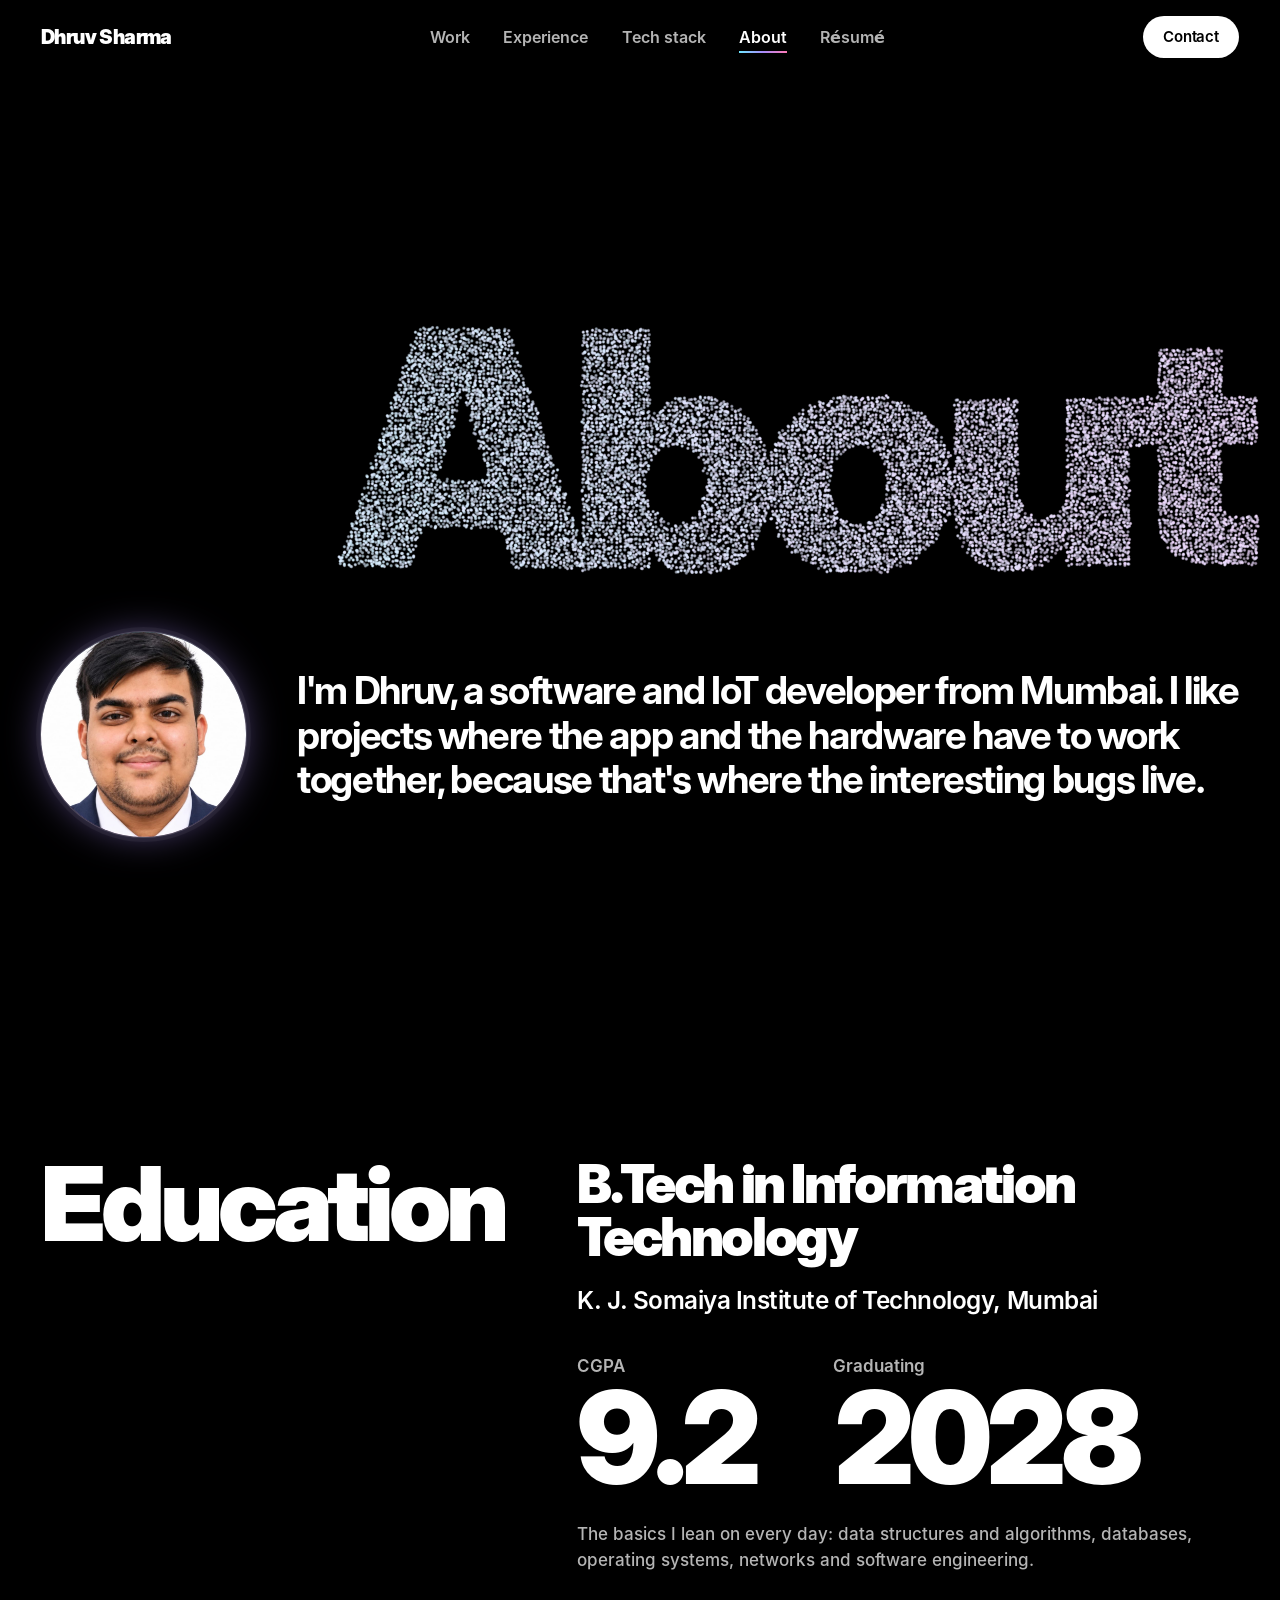
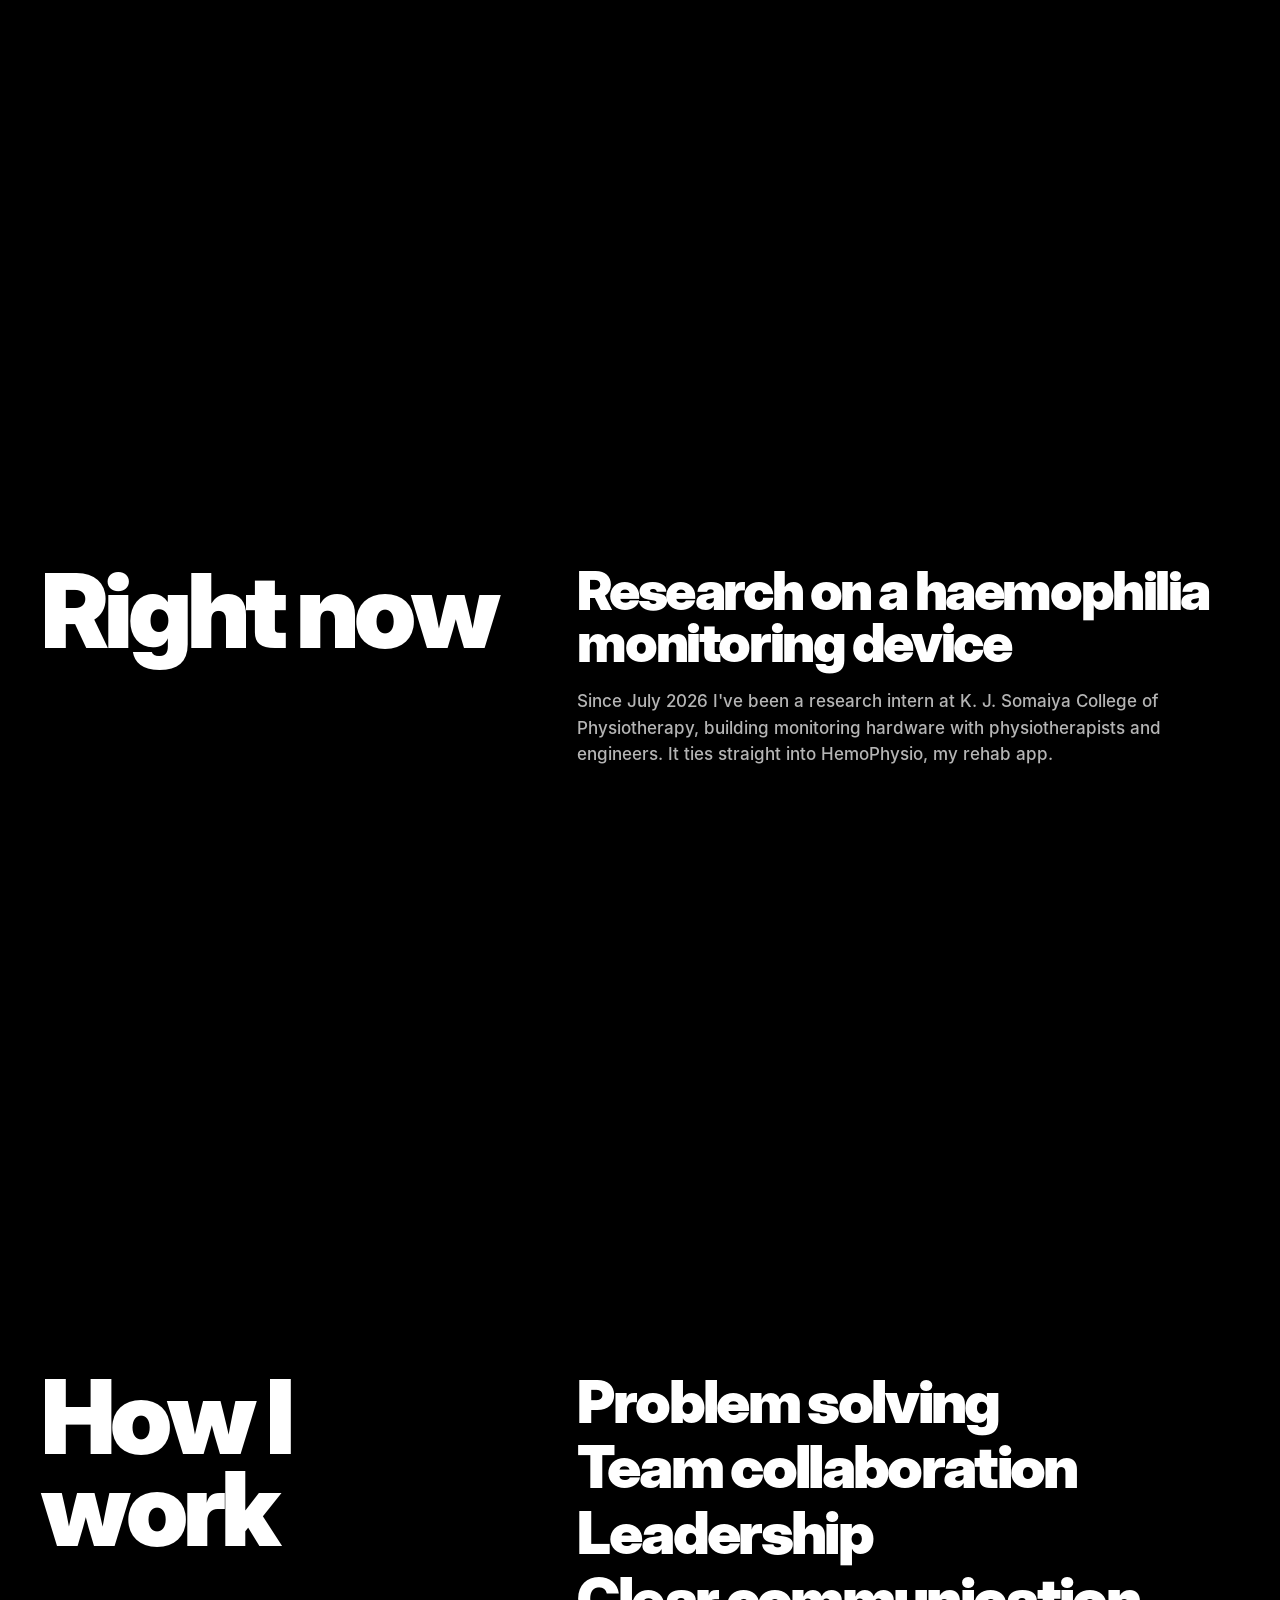
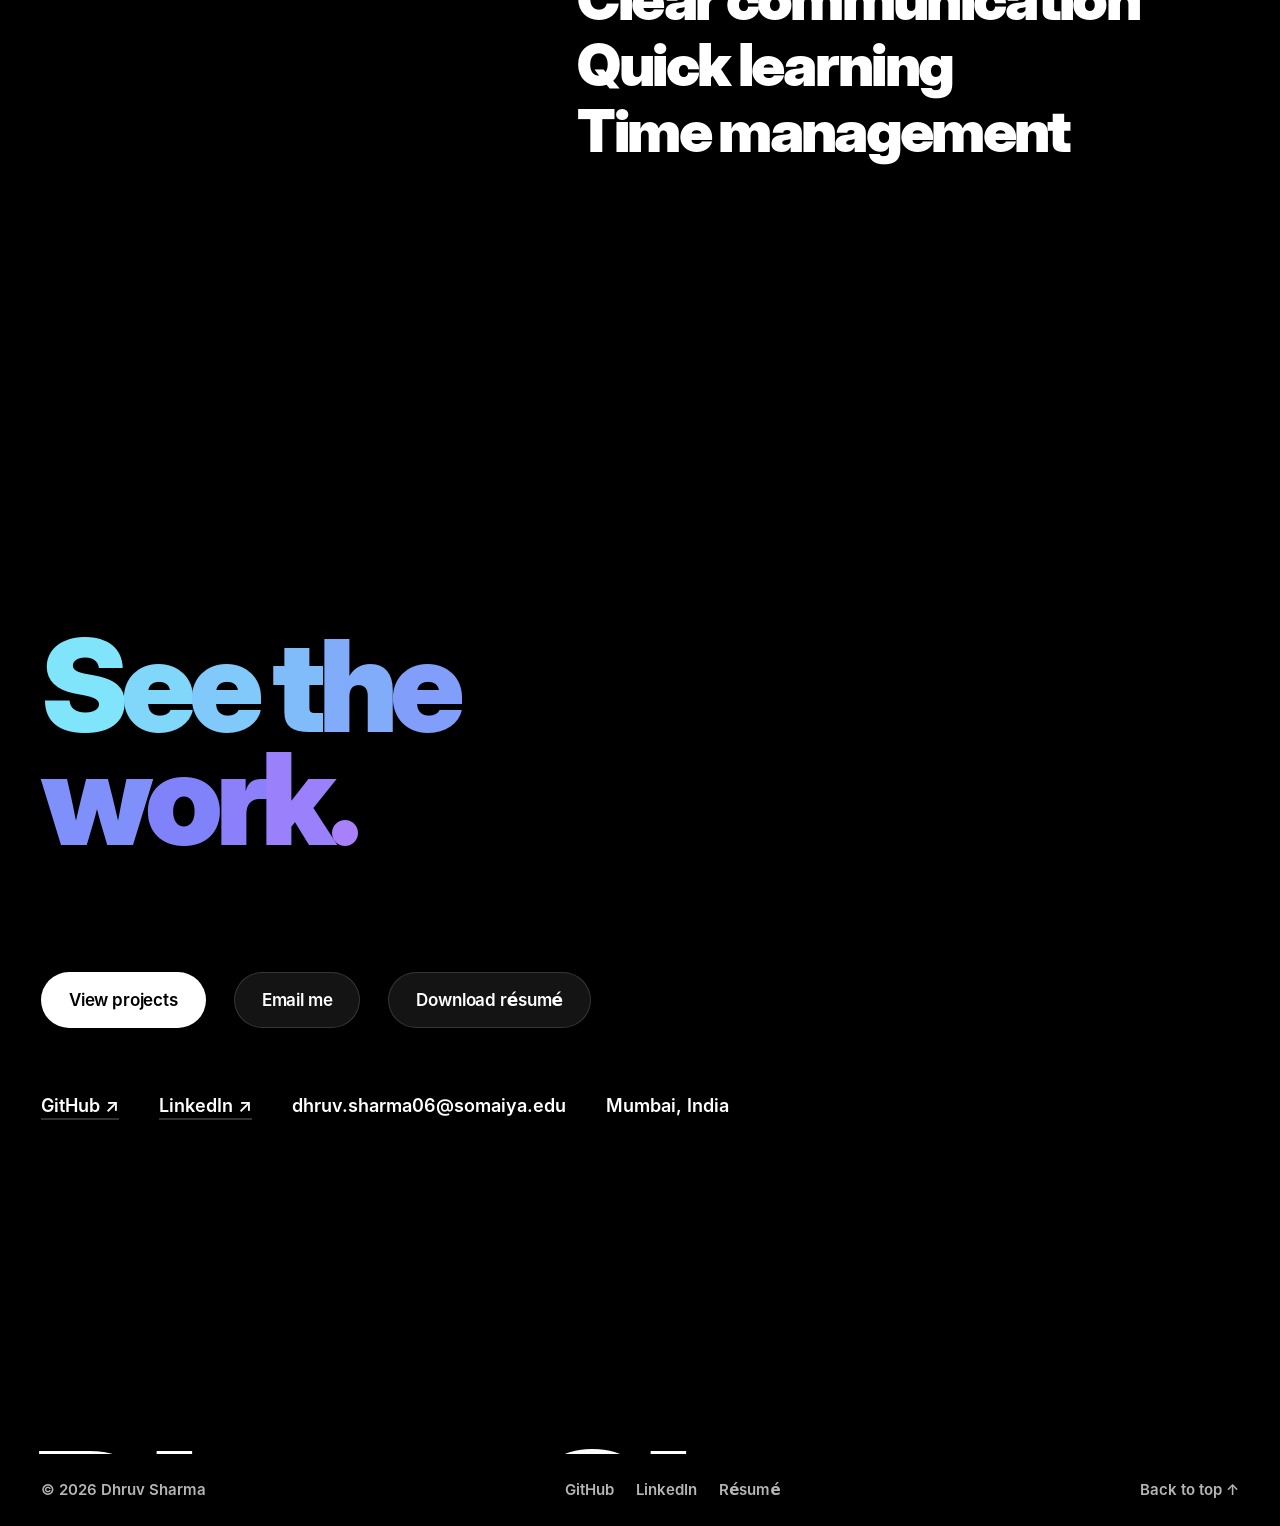
<file: about.html>
<!DOCTYPE html>
<html lang="en">
<head>
<meta charset="utf-8">
<meta name="viewport" content="width=device-width, initial-scale=1, viewport-fit=cover">
<title>About — Dhruv Sharma</title>
<meta name="description" content="About Dhruv Sharma: software and IoT developer in Mumbai, B.Tech Information Technology student at K. J. Somaiya Institute of Technology.">
<meta name="theme-color" content="#000000">
<meta property="og:title" content="About — Dhruv Sharma">

<link rel="icon" href="favicon.svg" type="image/svg+xml">
<link rel="preload" href="fonts/display-black.woff" as="font" type="font/woff" crossorigin>
<link rel="apple-touch-icon" href="apple-touch-icon.png">
<meta property="og:image" content="media/og.jpg">
<meta property="og:image:width" content="1200"><meta property="og:image:height" content="630">
<meta name="twitter:card" content="summary_large_image">
<meta name="twitter:title" content="Dhruv Sharma — Software &amp; IoT Developer">
<meta name="twitter:image" content="media/og.jpg">
<link rel="stylesheet" href="styles.css">
<script>
  (function () {
    var d = document.documentElement;
    if (!matchMedia('(prefers-reduced-motion: reduce)').matches) {
      d.classList.add('motion');
      try { if (sessionStorage.getItem('ds-curtain') === '1') d.classList.add('arriving'); } catch (e) {}
      setTimeout(function () { if (!window.__motionReady) { d.classList.remove('motion', 'arriving', 'intro-on'); } }, 3000);
    }
  })();
</script>
</head>
<body class="page-about">
<a class="skip" href="#main">Skip to content</a>
<svg width="0" height="0" style="position:absolute" aria-hidden="true" focusable="false">
  <defs>
    <linearGradient id="spec" gradientUnits="userSpaceOnUse" x1="0" y1="0" x2="640" y2="0">
      <stop offset="0" stop-color="#ff3d5a"/><stop offset=".16" stop-color="#ff9a2e"/><stop offset=".32" stop-color="#ffe14a"/>
      <stop offset=".48" stop-color="#3dff8f"/><stop offset=".64" stop-color="#2ee6ff"/><stop offset=".8" stop-color="#4a6dff"/><stop offset="1" stop-color="#c04dff"/>
    </linearGradient>
  </defs>
</svg>
<canvas class="bg" id="bg" aria-hidden="true"></canvas>
<div class="vignette" aria-hidden="true"></div>
<div class="progress" aria-hidden="true"><i id="progress"></i></div>
<div class="cursor" aria-hidden="true"><span class="cursor-label"></span></div><div class="cursor-dot" aria-hidden="true"></div>
<div class="intro" id="intro" aria-hidden="true">
  <div class="intro-line"></div>
  <p class="intro-count"><span id="introCount">00</span></p>
  <p class="intro-name">Dhruv Sharma, portfolio 2026</p>
</div>
<div class="curtain" id="curtain" aria-hidden="true"><div class="curtain-panel"></div><div class="curtain-edge"></div></div>
<div class="hud" id="hud" aria-hidden="true"><span class="hud-no" id="hudNo">01 / 06</span><span class="hud-name" id="hudName">Opening</span><span class="hud-bar"><i id="hudBar"></i></span></div>
<header class="nav" id="nav">
  <a class="wordmark" href="index.html" data-transition aria-label="Dhruv Sharma, home">Dhruv Sharma</a>
  <nav aria-label="Primary"><ul><li><a href="index.html#work" data-transition>Work</a></li><li><a href="index.html#experience" data-transition>Experience</a></li><li><a href="index.html#toolkit" data-transition>Tech stack</a></li><li><a href="about.html" data-transition aria-current="page">About</a></li><li><a href="Dhruv_Sharma_Resume.pdf" target="_blank" rel="noopener">Résumé</a></li></ul></nav>
  <a class="btn btn-small btn-light" href="index.html#contact" data-transition data-magnetic>Contact</a>
</header>
<div class="toast" id="toast" role="status" aria-live="polite"></div>

<main id="main">
  <section class="hero about-hero" id="top" aria-labelledby="about-title" data-stage="text" data-stage-text=".hero-title" data-chapter="About">
    <div class="hero-inner">
      <h1 id="about-title" class="hero-title" aria-label="About"><span class="line" aria-hidden="true"><span class="ch" style="--i:0">A</span><span class="ch" style="--i:1">b</span><span class="ch" style="--i:2">o</span><span class="ch" style="--i:3">u</span><span class="ch" style="--i:4">t</span></span></h1>
      <div class="about-me" data-rise style="--i:1"><span class="avatar av-about"><span class="mono" aria-hidden="true">DS</span><img src="media/dhruv.jpg" alt="Dhruv Sharma" onerror="this.remove()"></span><p class="about-lead">I'm Dhruv, a software and IoT developer from Mumbai. I like projects where the app and the hardware have to work together, because that's where the interesting bugs live.</p></div>
    </div>
  </section>

  <section class="about-block" data-scene aria-labelledby="edu-title" data-stage="sphere" data-chapter="Education">
    <div class="about-grid">
      <h2 id="edu-title" class="h2" data-kinetic>Education</h2>
      <div class="about-body">
        <p class="about-big" data-rise>B.Tech in Information Technology</p>
        <p class="about-mid">K. J. Somaiya Institute of Technology, Mumbai</p>
        <dl class="facts">
          <div><dt>CGPA</dt><dd><span class="count" data-to="9.2">9.2</span></dd></div>
          <div><dt>Graduating</dt><dd>2028</dd></div>
        </dl>
        <p class="about-p">The basics I lean on every day: data structures and algorithms, databases, operating systems, networks and software engineering.</p>
      </div>
    </div>
  </section>

  <section class="about-block" data-scene aria-labelledby="now-title" data-stage="helix" data-chapter="Right now">
    <div class="about-grid">
      <h2 id="now-title" class="h2" data-kinetic>Right now</h2>
      <div class="about-body">
        <p class="about-big" data-rise>Research on a haemophilia monitoring device</p>
        <p class="about-p">Since July 2026 I've been a research intern at K. J. Somaiya College of Physiotherapy, building monitoring hardware with physiotherapists and engineers. It ties straight into HemoPhysio, my rehab app.</p>
      </div>
    </div>
  </section>

  <section class="about-block" data-scene aria-labelledby="how-title" data-stage="lattice" data-chapter="How I work">
    <div class="about-grid">
      <h2 id="how-title" class="h2" data-kinetic>How I work</h2>
      <ul class="traits" data-rise>
        <li>Problem solving</li><li>Team collaboration</li><li>Leadership</li>
        <li>Clear communication</li><li>Quick learning</li><li>Time management</li>
      </ul>
    </div>
  </section>

  <section class="contact" aria-labelledby="ct-title" data-stage="galaxy" data-chapter="Next">
    <div class="contact-wrap">
      <h2 id="ct-title" class="contact-title" data-kinetic>See the<br>work.</h2>
      <div class="contact-actions">
        <a class="btn btn-light" href="index.html#work" data-transition data-magnetic>View projects</a>
        <a class="btn btn-dark" href="mailto:dhruv.sharma06@somaiya.edu" data-magnetic>Email me</a>
        <a class="btn btn-dark" href="Dhruv_Sharma_Resume.pdf" target="_blank" rel="noopener" data-magnetic>Download résumé</a>
      </div>
      <ul class="contact-list">
        <li><a href="https://github.com/dhruvsharma06-web" target="_blank" rel="noopener">GitHub <span aria-hidden="true">↗</span></a></li>
        <li><a href="https://www.linkedin.com/in/dhruv-sharma-9b1b83242" target="_blank" rel="noopener">LinkedIn <span aria-hidden="true">↗</span></a></li>
        <li>dhruv.sharma06@somaiya.edu</li>
        <li>Mumbai, India</li>
      </ul>
    </div>
  </section>
</main>

<footer class="footer" id="footer">
  <p class="foot-name" aria-label="Dhruv Sharma"><span aria-hidden="true"><span class="ch" style="--i:0">D</span><span class="ch" style="--i:1">h</span><span class="ch" style="--i:2">r</span><span class="ch" style="--i:3">u</span><span class="ch" style="--i:4">v</span><span class="ch sp" style="--i:5"> </span><span class="ch" style="--i:6">S</span><span class="ch" style="--i:7">h</span><span class="ch" style="--i:8">a</span><span class="ch" style="--i:9">r</span><span class="ch" style="--i:10">m</span><span class="ch" style="--i:11">a</span></span></p>
  <div class="foot-row">
    <p>© 2026 Dhruv Sharma</p>
    <ul class="foot-links">
      <li><a href="https://github.com/dhruvsharma06-web" target="_blank" rel="noopener">GitHub</a></li>
      <li><a href="https://www.linkedin.com/in/dhruv-sharma-9b1b83242" target="_blank" rel="noopener">LinkedIn</a></li>
      <li><a href="Dhruv_Sharma_Resume.pdf" target="_blank" rel="noopener">Résumé</a></li>
    </ul>
    <a href="#top">Back to top <span aria-hidden="true">↑</span></a>
  </div>
</footer>
<script src="core.js" defer></script>
<script src="about.js" defer></script>
</body>
</html>
</file>
<file: styles.css>
/* =========================================================
   Dhruv Sharma — portfolio
   Monochrome, cinematic. A particle film runs behind the page.
   ========================================================= */
@font-face { font-family: "Display"; src: url("fonts/display-black.woff") format("woff"); font-weight: 900; font-display: swap; }
@font-face { font-family: "Display"; src: url("fonts/display-bold.woff") format("woff"); font-weight: 700; font-display: swap; }
@font-face { font-family: "Text"; src: url("fonts/text-medium.woff") format("woff"); font-weight: 500; font-display: swap; }
@font-face { font-family: "Text"; src: url("fonts/text-semibold.woff") format("woff"); font-weight: 600; font-display: swap; }

:root {
  --ink: #fff; --ink-2: #b5b5b5; --ink-3: #7a7a7a;
  --ease-out: cubic-bezier(0.23, 1, 0.32, 1);
  --ease-in-out: cubic-bezier(0.77, 0, 0.175, 1);
  --m: clamp(20px, 3.2vw, 52px);
  --gap: clamp(140px, 18vw, 260px);
  --t-h2: clamp(3rem, 8vw, 8rem);
  --t-big: clamp(1.25rem, 1.9vw, 1.75rem);
  --t-body: clamp(1.0625rem, 1.1vw, 1.1875rem);
  --c1: #6ee7ff; --c2: #a78bfa; --c3: #ff7ab6;
  --accent: linear-gradient(90deg, var(--c1), var(--c2) 50%, var(--c3));
}
@keyframes flow { to { background-position: 200% 0; } }
*, *::before, *::after { box-sizing: border-box; }
html { -webkit-text-size-adjust: 100%; background: #000; scrollbar-color: #2a2a2a #000; }
html.motion { scroll-behavior: smooth; }
body { margin: 0; color: var(--ink); background: transparent; font: 500 var(--t-body)/1.55 "Text", "Inter", system-ui, sans-serif; -webkit-font-smoothing: antialiased; -moz-osx-font-smoothing: grayscale; -webkit-tap-highlight-color: transparent; overflow-x: clip; }
::selection { background: var(--c2); color: #000; }
a { color: inherit; text-decoration: none; }
ul, ol { list-style: none; margin: 0; padding: 0; }
p, h1, h2, h3, figure, dl, dd { margin: 0; }
h1, h2, h3 { font-family: "Display", "Inter", sans-serif; font-weight: 900; text-wrap: balance; }
button { font: inherit; color: inherit; background: none; border: 0; padding: 0; cursor: pointer; }
svg, video, canvas, img { display: block; max-width: 100%; }
:focus-visible { outline: 2px solid #fff; outline-offset: 4px; }
.skip { position: fixed; left: var(--m); top: -100px; z-index: 200; background: #fff; color: #000; padding: 12px 18px; font-weight: 600; }
.skip:focus { top: 12px; }
main, .footer { position: relative; z-index: 2; }
.h2 { font-size: var(--t-h2); line-height: 0.9; letter-spacing: -0.05em; }
.sub { font-size: var(--t-big); font-weight: 600; letter-spacing: -0.02em; line-height: 1.25; color: var(--ink-2); max-width: 28ch; }
.fine-only, .fine-only-inline { display: none; }
.touch-only-inline { display: inline; }
@media (hover: hover) and (pointer: fine) { .fine-only { display: block; } .fine-only-inline { display: inline; } .touch-only-inline { display: none; } }

/* ---------- Particle film + vignette */
.bg { position: fixed; inset: 0; width: 100%; height: 100%; z-index: 0; pointer-events: none; }
.vignette { position: fixed; inset: 0; z-index: 1; pointer-events: none; background: radial-gradient(120% 90% at 50% 45%, transparent 55%, rgba(0,0,0,.65)); }
.progress { position: fixed; left: 0; right: 0; top: 0; height: 2px; z-index: 90; pointer-events: none; }
.progress i { display: block; height: 100%; background: var(--accent); transform-origin: left; transform: scaleX(0); }

/* ---------- Buttons */
.btn { display: inline-flex; align-items: center; gap: 10px; min-height: 56px; padding: 0 28px; border-radius: 999px; font-weight: 600; font-size: 1.0625rem; letter-spacing: -0.01em; white-space: nowrap; user-select: none; touch-action: manipulation; transition: transform 160ms var(--ease-out), background-color 200ms ease, color 200ms ease; }
.btn:active { transform: scale(0.97); }
.btn-light { background: #fff; color: #000; }
.btn-dark { background: rgba(255,255,255,.08); color: #fff; box-shadow: inset 0 0 0 1px rgba(255,255,255,.14); }
.btn-small { min-height: 42px; padding: 0 20px; font-size: 0.9375rem; }
.btn-light { transition: transform 160ms var(--ease-out), box-shadow 300ms ease, background-color 200ms ease; }
@media (hover: hover) and (pointer: fine) { .btn-light:hover { box-shadow: 0 0 0 4px rgba(167,139,250,.35), 0 0 32px rgba(110,231,255,.35); } .btn-dark:hover { background: rgba(167,139,250,.18); } }
.i-play { width: 14px; height: 14px; fill: currentColor; }

/* ---------- Nav */
.nav { position: fixed; inset: 0 0 auto 0; z-index: 80; display: flex; align-items: center; justify-content: space-between; gap: 24px; padding: max(16px, env(safe-area-inset-top)) var(--m) 16px; transition: transform 420ms var(--ease-out), background-color 300ms ease; }
.nav.solid { background: rgba(0,0,0,.75); -webkit-backdrop-filter: blur(10px); backdrop-filter: blur(10px); }
.nav.hide { transform: translateY(-110%); }
.wordmark { font-family: "Display"; font-weight: 900; font-size: 1.25rem; letter-spacing: -0.03em; }
.nav ul { display: flex; gap: clamp(18px, 2.6vw, 40px); }
.nav ul a { font-weight: 600; font-size: 1rem; position: relative; padding: 6px 0; color: var(--ink-2); transition: color 200ms ease; }
.nav ul a[aria-current="page"] { color: #fff; }
.nav ul a::after { content: ""; position: absolute; left: 0; right: 0; bottom: 0; height: 2px; background: var(--accent); transform: scaleX(0); transform-origin: right; transition: transform 300ms var(--ease-out); }
.nav ul a[aria-current="page"]::after { transform: scaleX(1); }
@media (hover: hover) and (pointer: fine) { .nav ul a:hover { color: #fff; } .nav ul a:hover::after { transform: scaleX(1); transform-origin: left; } }
@media (max-width: 760px) { .nav ul li:not(:last-child) { display: none; } }

/* ---------- Cursor */
.cursor { display: none; }
@media (hover: hover) and (pointer: fine) {
  .motion .cursor { display: grid; place-items: center; position: fixed; left: 0; top: 0; z-index: 150; pointer-events: none; width: 10px; height: 10px; margin: -5px 0 0 -5px; border-radius: 50%; background: #fff; mix-blend-mode: difference; opacity: 0; transition: opacity 200ms ease, width 300ms var(--ease-out), height 300ms var(--ease-out), margin 300ms var(--ease-out); }
  .motion .cursor.on { opacity: 1; }
  .motion .cursor.big { width: 44px; height: 44px; margin: -22px 0 0 -22px; }
  .motion .cursor.label { width: 88px; height: 88px; margin: -44px 0 0 -44px; mix-blend-mode: normal; }
  .cursor-label { font: 600 0.875rem "Text"; color: #000; opacity: 0; transition: opacity 200ms ease; }
  .cursor.label .cursor-label { opacity: 1; }
}

/* ---------- Intro */
.intro { display: none; }
.motion.intro-on .intro { display: block; position: fixed; inset: 0; z-index: 190; pointer-events: none; }
.intro::before { content: ""; position: absolute; inset: 0; background: #000; transition: opacity 900ms var(--ease-out); }
.intro-line { position: absolute; left: var(--m); right: var(--m); bottom: calc(var(--m) + 4.5rem); height: 2px; background: #fff; transform: scaleX(0); transform-origin: left; transition: transform 2200ms cubic-bezier(.6,.05,.3,1), opacity 400ms ease; z-index: 2; }
.intro-count { position: absolute; right: var(--m); bottom: var(--m); z-index: 2; font: 900 clamp(3rem, 7vw, 6rem)/1 "Display"; letter-spacing: -0.05em; font-variant-numeric: tabular-nums; transition: opacity 400ms ease; }
.intro-name { position: absolute; left: var(--m); bottom: var(--m); z-index: 2; font-weight: 600; color: var(--ink-2); transition: opacity 400ms ease; }
.intro.s1 .intro-line { transform: scaleX(1); }
.intro.s1::before { opacity: 0.35; transition-duration: 1600ms; }
.intro.s2::before, .intro.s2 .intro-line, .intro.s2 .intro-count, .intro.s2 .intro-name { opacity: 0; }

/* ---------- Page curtain */
.curtain { position: fixed; inset: 0; z-index: 185; pointer-events: none; visibility: hidden; overflow: hidden; }
.curtain-panel { position: absolute; inset: 0; background: #000; clip-path: polygon(0 0, 0 0, -20% 100%, -20% 100%); }
.curtain-edge { position: absolute; top: -20vh; bottom: -20vh; left: 0; width: 2px; background: #fff; box-shadow: 0 0 30px 4px rgba(255,255,255,.55); transform: translateX(-10vw) skewX(-10deg); }
.curtain.run { visibility: visible; pointer-events: auto; }
.motion.arriving .curtain { visibility: visible; }
.motion.arriving .curtain-panel { clip-path: polygon(-20% 0, 120% 0, 120% 100%, -40% 100%); }

/* ---------- Chapter HUD (right edge, vertical) */
.hud { position: fixed; right: 14px; top: 50%; z-index: 70; display: none; align-items: center; gap: 14px; writing-mode: vertical-rl; transform: translateY(-50%) rotate(180deg); font: 600 0.8125rem "Text"; color: var(--ink-2); pointer-events: none; opacity: 0; transition: opacity 400ms ease; }
@media (min-width: 900px) { .motion .hud { display: flex; } }
.hud.show { opacity: 1; }
.hud-no { color: #fff; font-variant-numeric: tabular-nums; }
.hud-bar { width: 2px; height: 90px; background: rgba(255,255,255,.18); }
.hud-bar i { display: block; width: 100%; height: 100%; background: linear-gradient(0deg, var(--c1), var(--c2), var(--c3)); transform-origin: bottom; transform: scaleY(0); }
.hud.swap .hud-name { animation: hudswap 600ms var(--ease-out); }
@keyframes hudswap { from { opacity: 0; filter: blur(4px); } to { opacity: 1; filter: none; } }

/* ---------- Hero */
.hero { position: relative; min-height: 100svh; display: flex; flex-direction: column; }
.hero-inner { flex: 1; display: flex; flex-direction: column; justify-content: space-between; gap: clamp(18px, 3vh, 40px); padding: calc(88px + env(safe-area-inset-top)) var(--m) clamp(48px, 7vh, 88px); }
.hero-title { font-size: clamp(4.75rem, min(16.5vw, 24svh), 21rem); line-height: 0.8; letter-spacing: -0.06em; margin-left: -0.045em; }
.hero-title .line { display: block; overflow: hidden; padding: 0.04em 0 0.06em; margin: -0.04em 0 -0.06em; }
.hero-title .line:last-child { text-align: right; margin-right: -0.02em; }
.ch { display: inline-block; white-space: pre; }
.film .hero-title { color: transparent; }            /* the particles draw the name */
.hero-hint { font-weight: 600; font-size: 0.9375rem; color: var(--ink-3); margin-top: -8px; }
.hero-row { display: grid; grid-template-columns: minmax(0, 1fr) minmax(0, 1.05fr); gap: 32px clamp(32px, 5vw, 80px); align-items: end; }
.hero-copy { display: grid; gap: 16px; max-width: 34rem; }
.hero-role { font: 900 clamp(1.5rem, 2.4vw, 2.25rem)/1 "Display"; letter-spacing: -0.03em; background: var(--accent); background-size: 200% 100%; -webkit-background-clip: text; background-clip: text; color: transparent; padding-bottom: .08em; }
.motion .hero-role { animation: flow 8s linear infinite; }
.hero-lede { font-size: var(--t-big); font-weight: 600; line-height: 1.3; letter-spacing: -0.02em; color: var(--ink-2); max-width: 26ch; }
.hero-actions { display: flex; flex-wrap: wrap; gap: 12px; margin-top: 8px; }
.reel-thumb { position: relative; display: block; width: 100%; max-width: min(560px, 40svh * 16 / 9); justify-self: end; aspect-ratio: 16 / 9; overflow: hidden; background: #050505; border-radius: 6px; box-shadow: inset 0 0 0 1px rgba(255,255,255,.12); transition: transform 500ms var(--ease-out); }
.reel-thumb img { width: 100%; height: 100%; object-fit: cover; opacity: .85; transition: transform 900ms var(--ease-out), opacity 300ms ease; }
.thumb-hud { position: absolute; left: 16px; top: 14px; z-index: 2; font: 600 0.875rem "Text"; color: #fff; }
.thumb-hud .tc { color: var(--ink-2); margin-left: 6px; }
.thumb-play { position: absolute; left: 50%; top: 50%; z-index: 2; width: 72px; height: 72px; margin: -36px 0 0 -36px; border-radius: 50%; display: grid; place-items: center; background: #fff; color: #000; transition: transform 300ms var(--ease-out); }
.thumb-play svg { width: 20px; height: 20px; fill: currentColor; margin-left: 4px; }
.thumb-play::after { content: ""; position: absolute; inset: -10px; border-radius: 50%; border: 2px solid var(--c2); }
.motion .thumb-play::after { animation: ping 2.4s var(--ease-out) infinite; }
@keyframes ping { from { transform: scale(.8); opacity: 1; } to { transform: scale(1.6); opacity: 0; } }
@media (hover: hover) and (pointer: fine) { .reel-thumb:hover img { transform: scale(1.05); opacity: 1; } .reel-thumb:hover .thumb-play { transform: scale(1.1); } }
.reel-thumb:active { transform: scale(0.985); }
.scroll-cue { position: absolute; left: 50%; bottom: 20px; z-index: 2; transform: translateX(-50%); display: grid; justify-items: center; gap: 8px; font: 600 0.8125rem "Text"; color: var(--ink-3); }
.scroll-cue i { width: 2px; height: 34px; background: linear-gradient(#fff, transparent); }
.motion .scroll-cue i { animation: cue 1.8s var(--ease-in-out) infinite; transform-origin: top; }
@keyframes cue { 0% { transform: scaleY(0); } 50% { transform: scaleY(1); transform-origin: top; } 51% { transform-origin: bottom; } 100% { transform: scaleY(0); transform-origin: bottom; } }
@media (min-width: 900px) and (max-height: 820px) { .hero-title { font-size: min(16.5vw, 22svh); } .hero-lede { font-size: 1.125rem; } .hero-copy { gap: 12px; } }
@media (max-width: 899px) {
  .hero-row { grid-template-columns: 1fr; }
  .reel-thumb { justify-self: stretch; max-width: none; order: -1; }
  .hero-title { font-size: 25vw; }
  .hero-title .line:last-child { text-align: left; }
  .scroll-cue { display: none; }
}

/* ---------- Statement */
.statement { position: relative; height: 260vh; }
.statement-pin { position: sticky; top: 0; height: 100svh; display: flex; flex-direction: column; justify-content: center; gap: clamp(24px, 4vw, 48px); padding: 0 var(--m); }
.kicker-h { font: 600 var(--t-big) "Text"; letter-spacing: -0.02em; color: var(--ink-2); }
.statement-text { font: 900 clamp(2rem, 4.6vw, 4.75rem)/1.04 "Display"; letter-spacing: -0.045em; max-width: 19em; }
.statement-text .w { display: inline-block; transition: filter 200ms linear; }
.stat-row { display: flex; flex-wrap: wrap; gap: 12px 56px; font-weight: 600; color: var(--ink-2); }
.stat-row b { display: block; font: 900 clamp(2.75rem, 5vw, 4.5rem)/1 "Display"; letter-spacing: -0.04em; font-variant-numeric: tabular-nums; background: var(--accent); background-size: 200% 100%; -webkit-background-clip: text; background-clip: text; color: transparent; animation: flow 6s linear infinite; }

/* ---------- Kinetic titles */
.kw { display: inline-block; white-space: nowrap; }
.kl { display: inline-block; }
.motion [data-kinetic] { perspective: 800px; }
.motion [data-kinetic] .kl { opacity: 0; transform: translateY(0.5em) rotateX(-80deg) scale(.9); filter: blur(10px); transform-origin: 50% 100%; }
.motion [data-kinetic] .kl { color: hsl(calc(190 + var(--n) * 11) 95% 72%); }
.motion [data-kinetic].in .kl { opacity: 1; transform: none; filter: none; color: #fff; transition: opacity 700ms var(--ease-out), transform 1000ms var(--ease-out), filter 700ms var(--ease-out), color 1200ms ease; transition-delay: calc(var(--n) * 32ms), calc(var(--n) * 32ms), calc(var(--n) * 32ms), calc(var(--n) * 32ms + 700ms); }
.motion .contact-title.in .kl { color: hsl(calc(190 + var(--n) * 7) 92% 74%); }
.contact-title { background: none; }

/* ---------- Work */
.work { margin-top: calc(var(--gap) * 0.4); }
.work-head { display: flex; justify-content: space-between; align-items: end; gap: 24px; flex-wrap: wrap; padding: 0 var(--m); margin-bottom: clamp(48px, 7vw, 96px); }
.card { position: sticky; top: 0; height: 100svh; display: flex; align-items: center; padding: 76px var(--m) 36px; }
.card-inner { position: relative; width: 100%; height: 100%; max-height: 820px; display: grid; grid-template-columns: minmax(0, 5fr) minmax(0, 7fr); gap: clamp(28px, 4vw, 72px); align-items: center; padding: clamp(28px, 4vw, 64px); background: #070707; box-shadow: inset 0 0 0 1px rgba(255,255,255,.08); border-radius: 8px; overflow: hidden; transform-origin: 50% 0%; will-change: transform; }
.card-inner::before { content: ""; position: absolute; left: 0; right: 0; top: 0; height: 2px; background: linear-gradient(90deg, transparent, var(--c1), var(--c2), var(--c3), transparent); background-size: 200% 100%; z-index: 1; }
.motion .card-inner::before { animation: flow 5s linear infinite; }
.card-inner::after { content: ""; position: absolute; inset: 0; background: #000; opacity: var(--dim, 0); pointer-events: none; }
.card-text { display: grid; gap: 16px; align-content: center; max-width: 34rem; }
.card-no { font: 600 0.9375rem "Text"; color: var(--ink-3); letter-spacing: 0.02em; }
.card-title { font-size: clamp(2.75rem, 6vw, 6.5rem); line-height: 0.9; letter-spacing: -0.055em; }
.tags { font-weight: 600; color: var(--c1); }
.card-text p:not(.card-no):not(.tags) { color: var(--ink-2); }
.link-btn { justify-self: start; display: inline-flex; align-items: center; gap: 10px; margin-top: 8px; font-weight: 600; padding: 10px 0; border-bottom: 2px solid rgba(255,255,255,.2); transition: border-color 200ms ease; }
@media (hover: hover) and (pointer: fine) { .link-btn:hover { border-image: var(--accent) 1; } }
.card-viz { position: relative; perspective: 1400px; }
.viz-frame { background: #0b0b0b; padding: clamp(10px, 1.6vw, 22px); border-radius: 8px; box-shadow: inset 0 0 0 1px rgba(255,255,255,.06); transform: rotateX(var(--rx, 0deg)) rotateY(var(--ry, 0deg)); transition: transform 700ms var(--ease-out); }
.viz-frame svg { max-height: 58svh; }
.card-viz figcaption { margin-top: 12px; font: 600 0.8125rem "Text"; color: var(--ink-3); }
@media (max-width: 899px) { .card { position: relative; height: auto; padding: 12px var(--m); } .card-inner { grid-template-columns: 1fr; max-height: none; } .card-viz { order: -1; } }
/* project illustration styling */
.viz-frame svg { width: 100%; height: auto; overflow: visible; }
.vl { fill: #fff; font: 600 15px "Text", sans-serif; }
.vl.small { font-size: 14px; } .vl.tiny { font-size: 11px; fill: #9a9a9a; } .vl.light { fill: #9a9a9a; font-weight: 500; }
.vl.big { font: 900 44px "Display"; letter-spacing: -2px; } .vl.strong { font-size: 18px; } .vl.dark { fill: #000; }
.pcb { fill: #141414; stroke: #2a2a2a; stroke-width: 2; } .pcb2 { fill: #121212; stroke: #262626; stroke-width: 1.5; }
.pin { fill: #9b9b9b; } .shield { fill: #3a3a3a; } .shield-hi { fill: #4a4a4a; }
.ant { fill: none; stroke: #8a8a8a; stroke-width: 2; } .usb { fill: #bdbdbd; } .btn-hw { fill: #2c2c2c; stroke: #555; }
.ic { fill: #0a0a0a; stroke: #333; } .led { fill: #fff; } .chip-label { fill: #d9d9d9; font: 700 13px "Text"; letter-spacing: .5px; }
.bezel { fill: #0d0d0d; stroke: #2e2e2e; stroke-width: 2; } .screen { fill: #000; } .notch { fill: #0d0d0d; }
.bar-top { fill: #161616; } .dot { fill: #333; } .url { fill: #0a0a0a; }
.panel { fill: #111; } .search { fill: #141414; stroke: #2a2a2a; } .avatar { fill: #2a2a2a; } .line-w { fill: #d6d6d6; } .line-g { fill: #3a3a3a; }
.cta { fill: #fff; } .plot { fill: #e8e8e8; } .beaker { fill: none; stroke: #8a8a8a; stroke-width: 3; } .water { fill: #1b2a33; }
.probe { fill: #cfcfcf; } .wire { fill: none; stroke: #555; stroke-width: 2; } .wire.accentw { stroke: url(#spec); stroke-width: 3; }
.sig { fill: none; stroke: #fff; stroke-width: 2.5; stroke-linejoin: round; stroke-linecap: round; }
.sig.accent { stroke: url(#spec); }
.bar { fill: #fff; } .bar.soft { fill: #5a5a5a; } .bar.tone, .tone { fill: #262626; } .mark, .hbar { fill: url(#spec); }
.gtrack { fill: none; stroke: #222; stroke-width: 30; stroke-linecap: round; } .gauge { fill: none; stroke: url(#spec); stroke-width: 30; stroke-linecap: round; stroke-dasharray: var(--to) 1; }

/* ---------- Experience */
.experience { margin-top: var(--gap); padding: 0 var(--m); }
.timeline { position: relative; margin-top: clamp(48px, 6vw, 88px); display: grid; gap: clamp(64px, 8vw, 120px); padding-left: clamp(36px, 6vw, 96px); max-width: 1100px; }
.tl-rail { position: absolute; left: 0; top: 8px; bottom: 0; width: 2px; background: rgba(255,255,255,.12); }
.tl-rail i { display: block; height: 100%; background: linear-gradient(var(--c1), var(--c2), var(--c3)); transform-origin: top; transform: scaleY(var(--fill, 0)); box-shadow: 0 0 18px rgba(167,139,250,.6); }
.role { position: relative; display: grid; gap: 10px; }
.role::before { content: ""; position: absolute; left: calc(clamp(36px, 6vw, 96px) * -1 - 6px); top: 8px; width: 14px; height: 14px; border-radius: 50%; background: #000; box-shadow: inset 0 0 0 2px var(--c1), 0 0 14px rgba(110,231,255,.6); }
.when { font-weight: 600; color: var(--c1); }
.role-title { font-size: clamp(2.25rem, 4.6vw, 4.5rem); line-height: 0.95; letter-spacing: -0.045em; }
.where { font-weight: 600; font-size: var(--t-big); letter-spacing: -0.02em; }
.role-body { color: var(--ink-2); max-width: 62ch; }
.chips { display: flex; flex-wrap: wrap; gap: 8px; margin-top: 6px; }
.chips li { padding: 8px 14px; border-radius: 999px; font-weight: 600; font-size: 0.9375rem; background: rgba(167,139,250,.1); box-shadow: inset 0 0 0 1px rgba(167,139,250,.35); }

/* ---------- Tech stack */
.toolkit { margin-top: var(--gap); padding: 0 var(--m); }
.tk-head { display: flex; justify-content: space-between; align-items: end; gap: 24px; flex-wrap: wrap; margin-bottom: clamp(40px, 5vw, 72px); }
.stack-grid { display: grid; grid-template-columns: repeat(3, minmax(0, 1fr)); gap: clamp(36px, 4vw, 64px) clamp(24px, 3vw, 56px); }
.cat { display: grid; gap: 14px; align-content: start; padding-top: 18px; box-shadow: inset 0 1px 0 rgba(255,255,255,.14); }
.cat-name { font: 600 1rem "Text"; color: var(--ink-3); }
.cat ul { display: flex; flex-wrap: wrap; gap: 4px 18px; }
.skill { font: 900 clamp(1.75rem, 2.8vw, 2.75rem)/1.12 "Display"; letter-spacing: -0.04em; color: #fff; transition: opacity 250ms ease, transform 250ms var(--ease-out); }
.skill[data-used=""] { cursor: default; }
@media (hover: hover) and (pointer: fine) {
  .stack-grid:has(.skill:hover) .skill { opacity: .28; }
  .stack-grid .skill:hover { opacity: 1; transform: translateY(-3px); }
}
.skill.on { opacity: 1 !important; text-decoration: underline; text-decoration-color: var(--c2); text-decoration-thickness: 3px; text-underline-offset: 6px; }
@media (hover: hover) and (pointer: fine) { .stack-grid .skill:hover { background: var(--accent); -webkit-background-clip: text; background-clip: text; color: transparent; } }
.used b { background: var(--accent); -webkit-background-clip: text; background-clip: text; color: transparent; }
.used { margin-top: 40px; min-height: 2.4em; font-size: var(--t-big); font-weight: 600; letter-spacing: -0.02em; color: var(--ink-2); }

.motion .cat .skill { opacity: 0; transform: translateY(18px); filter: blur(6px); }
.motion .cat.in .skill { opacity: 1; transform: none; filter: none; transition: opacity 600ms var(--ease-out), transform 700ms var(--ease-out), filter 600ms var(--ease-out); transition-delay: calc(var(--n) * 25ms); }
@media (max-width: 1099px) { .stack-grid { grid-template-columns: repeat(2, minmax(0, 1fr)); } }
@media (max-width: 640px) { .stack-grid { grid-template-columns: 1fr; } }

/* ---------- Contact */
.contact { padding: var(--gap) var(--m) clamp(80px, 10vw, 140px); display: grid; gap: clamp(24px, 3vw, 40px); }
.contact-title { font-size: clamp(3.25rem, 10vw, 11rem); line-height: 0.88; letter-spacing: -0.06em; }
.contact-actions { display: flex; flex-wrap: wrap; align-items: center; gap: 16px 28px; }
.mail { font: 900 clamp(1.25rem, 3.6vw, 3.25rem)/1.1 "Display"; letter-spacing: -0.04em; overflow-wrap: anywhere; background: var(--accent) left bottom / 0% 3px no-repeat; padding-bottom: 6px; transition: background-size 500ms var(--ease-out); }
@media (hover: hover) and (pointer: fine) { .mail:hover { background-size: 100% 3px; } }
.contact-list { display: flex; flex-wrap: wrap; gap: 12px 40px; font-weight: 600; font-size: 1.125rem; }
.contact-list a { border-bottom: 2px solid rgba(255,255,255,.2); padding-bottom: 2px; transition: border-color 200ms ease; }
@media (hover: hover) and (pointer: fine) { .contact-list a:hover { border-color: #fff; } }

/* ---------- Footer */
.footer { padding: 0 var(--m) max(24px, env(safe-area-inset-bottom)); overflow: hidden; }
.foot-name { font: 900 14.2vw/0.8 "Display"; letter-spacing: -0.065em; margin-left: -0.05em; white-space: nowrap; overflow: hidden; padding-bottom: 0.05em; }
.foot-row { display: flex; justify-content: space-between; gap: 16px; margin-top: 24px; font-weight: 600; font-size: 0.9375rem; color: var(--ink-2); }

/* ---------- Toast */
.toast { position: fixed; left: 50%; bottom: 28px; z-index: 160; transform: translate(-50%, 140%); padding: 14px 22px; border-radius: 999px; background: #fff; color: #000; font-weight: 600; opacity: 0; transition: transform 400ms var(--ease-out), opacity 300ms ease; }
.toast.show { transform: translate(-50%, 0); opacity: 1; }

/* ---------- Player */
.player { position: fixed; inset: 0; z-index: 170; background: #000; display: grid; grid-template-rows: 1fr auto; }
.player[hidden] { display: none; }
.player-stage { position: relative; display: grid; place-items: center; min-height: 0; padding: clamp(12px, 3vw, 40px) clamp(12px, 3vw, 40px) 0; }
.player video { width: 100%; height: 100%; max-height: calc(100svh - 110px); object-fit: contain; }
.player-bar { display: grid; grid-template-columns: auto auto 1fr auto; align-items: center; gap: 20px; padding: 22px clamp(16px, 3vw, 40px) max(22px, env(safe-area-inset-bottom)); }
.pbtn { min-height: 48px; min-width: 48px; display: inline-grid; place-items: center; border-radius: 999px; background: #161616; padding: 0 16px; font-weight: 600; transition: transform 160ms var(--ease-out), background-color 200ms ease; }
.pbtn:active { transform: scale(0.95); }
.pbtn svg { width: 16px; height: 16px; fill: #fff; }
.pbtn .ico-play { display: none; } .player.paused .pbtn .ico-play { display: block; } .player.paused .pbtn .ico-pause { display: none; }
.pclose { display: inline-flex; gap: 10px; }
.pclose kbd { font: 600 0.75rem "Text"; color: var(--ink-3); }
@media (hover: hover) and (pointer: fine) { .pbtn:hover { background: #262626; } }
.ptime { font-weight: 600; font-variant-numeric: tabular-nums; color: var(--ink-2); }
.ptrack { position: relative; height: 32px; cursor: pointer; touch-action: none; }
.ptrack::before { content: ""; position: absolute; left: 0; right: 0; top: 50%; height: 4px; margin-top: -2px; background: #222; border-radius: 2px; }
.ptrack i { position: absolute; left: 0; top: 50%; height: 4px; margin-top: -2px; width: 100%; background: #fff; border-radius: 2px; transform-origin: left; transform: scaleX(var(--p, 0)); }
.ptrack b { position: absolute; top: 50%; left: 0; width: 16px; height: 16px; margin: -8px 0 0 -8px; border-radius: 50%; background: #fff; transform: translateX(calc(var(--p, 0) * var(--w, 0px))); }
@media (max-width: 640px) { .ptime { display: none; } .player-bar { grid-template-columns: auto 1fr auto; } .pclose kbd { display: none; } }

/* ---------- About page */
.about-hero { min-height: 92svh; }
.about-hero .hero-inner { justify-content: flex-end; gap: clamp(32px, 5vh, 56px); }
.page-about .hero-title { font-size: clamp(5rem, 26vw, 26rem); }
.about-lead { font: 700 clamp(1.5rem, 3vw, 2.75rem)/1.15 "Display"; letter-spacing: -0.035em; max-width: 26em; }
.about-block { margin-top: var(--gap); padding: 0 var(--m); }
.about-grid { display: grid; grid-template-columns: minmax(0, 5fr) minmax(0, 7fr); gap: 32px clamp(32px, 5vw, 96px); align-items: start; }
.about-body { display: grid; gap: 18px; }
.about-big { font: 900 clamp(2rem, 4.2vw, 4.25rem)/0.98 "Display"; letter-spacing: -0.045em; }
.about-mid { font-size: var(--t-big); font-weight: 600; letter-spacing: -0.02em; }
.about-p { color: var(--ink-2); max-width: 58ch; }
.facts { display: flex; gap: clamp(32px, 6vw, 96px); margin: 16px 0 8px; }
.facts dt { font-weight: 600; color: var(--ink-2); }
.facts dd { font: 900 clamp(4rem, 10vw, 9rem)/0.9 "Display"; letter-spacing: -0.055em; font-variant-numeric: tabular-nums; }
.traits { display: grid; gap: 4px; }
.traits li { font: 900 clamp(2rem, 4.6vw, 4.5rem)/1.05 "Display"; letter-spacing: -0.045em; transition: opacity 250ms ease, transform 300ms var(--ease-out); }
@media (hover: hover) and (pointer: fine) { .traits:hover li { opacity: .3; } .traits li:hover { opacity: 1; transform: translateX(12px); } }
.page-about .contact { margin-top: 0; }
.contact-wrap { display: grid; gap: clamp(24px, 3vw, 40px); }
@media (max-width: 899px) { .about-grid { grid-template-columns: 1fr; } }

/* =========================================================
   Motion states (only with .motion on <html>)
   ========================================================= */
.measuring .hero-title .ch { transform: none !important; transition: none !important; }
.motion .hero-title .ch { transform: translateY(105%); }
.motion.go .hero-title .ch { transform: none; transition: transform 1300ms var(--ease-out); transition-delay: calc(60ms + var(--i) * 55ms); }
.motion [data-rise] { opacity: 0; transform: translateY(30px); }
.motion [data-rise].in { opacity: 1; transform: none; transition: opacity 900ms var(--ease-out), transform 1000ms var(--ease-out); transition-delay: calc(var(--i, 0) * 90ms); }
.motion.go .hero [data-rise] { opacity: 1; transform: none; transition: opacity 900ms var(--ease-out), transform 1000ms var(--ease-out); transition-delay: calc(900ms + var(--i, 0) * 110ms); }
.motion .reel-thumb[data-rise] { clip-path: inset(0 0 100% 0); transform: none; opacity: 1; }
.motion.go .reel-thumb[data-rise] { clip-path: inset(0 0 0 0 round 6px); transition: clip-path 1300ms var(--ease-in-out) 1000ms; }

/* illustrations */
.motion .viz-frame .draw { stroke-dasharray: 1 1; stroke-dashoffset: 1; }
.motion .viz-frame .gauge { stroke-dasharray: var(--to) 1; stroke-dashoffset: var(--to); }
.motion .on .viz-frame .draw, .motion .on .viz-frame .gauge { stroke-dashoffset: 0; transition: stroke-dashoffset 1800ms var(--ease-out) calc(var(--d, 0s) + 300ms); }
.motion .viz-frame .bar, .motion .viz-frame .mark:not(.static) { transform-box: fill-box; transform-origin: bottom; transform: scaleY(0); }
.motion .on .viz-frame .bar, .motion .on .viz-frame .mark:not(.static) { transform: none; transition: transform 900ms var(--ease-out) calc(var(--i) * 40ms + 400ms); }
.motion .viz-frame .hbar { transform-box: fill-box; transform-origin: left; transform: scaleX(0); }
.motion .on .viz-frame .hbar { transform: none; transition: transform 1100ms var(--ease-out) calc(var(--i) * 110ms + 500ms); }
.motion .viz-frame .blk { opacity: 0; transform: translateY(16px); }
.motion .on .viz-frame .blk { opacity: 1; transform: none; transition: opacity 700ms var(--ease-out), transform 800ms var(--ease-out); transition-delay: calc(var(--i) * 120ms + 150ms); }
.motion .viz-frame .plot { transform-box: fill-box; transform-origin: center; transform: scale(0); }
.motion .on .viz-frame .plot { transform: none; transition: transform 600ms var(--ease-out) calc(var(--i) * 18ms + 300ms); }
.motion .viz-frame .led { animation: led 1.4s steps(1) infinite; }
@keyframes led { 50% { opacity: .2; } }
.motion .card-text > * { opacity: 0; transform: translateY(26px); }
.motion .card.on .card-text > * { opacity: 1; transform: none; transition: opacity 800ms var(--ease-out), transform 900ms var(--ease-out); }
.motion .card.on .card-text > :nth-child(2) { transition-delay: 70ms; } .motion .card.on .card-text > :nth-child(3) { transition-delay: 140ms; }
.motion .card.on .card-text > :nth-child(4) { transition-delay: 210ms; } .motion .card.on .card-text > :nth-child(5) { transition-delay: 280ms; }
.motion .card.on .card-text > :nth-child(6) { transition-delay: 350ms; }
.motion .card-title { clip-path: inset(0 100% 0 0); }
.motion .card.on .card-title { clip-path: inset(0 -5% 0 0); transition: clip-path 1100ms var(--ease-in-out), opacity 1ms, transform 1ms; }
.motion .card-viz { opacity: 0; transform: translateY(40px) scale(.96); }
.motion .card.on .card-viz { opacity: 1; transform: none; transition: opacity 900ms var(--ease-out), transform 1100ms var(--ease-out); }

@media (prefers-reduced-motion: reduce) {
  .statement { height: auto; }
  .statement-pin { position: static; height: auto; padding: var(--gap) var(--m) 0; }
  .card { position: relative; height: auto; }
}

/* ---------- Prism ripple ring */
.prism { position: fixed; z-index: 3; width: 520px; height: 520px; border-radius: 50%; pointer-events: none;
  background: conic-gradient(from 0deg, #ff5f8f, #ffb057, #ffe66b, #5effa8, #5ee8ff, #7d8bff, #d07bff, #ff5f8f);
  -webkit-mask: radial-gradient(farthest-side, transparent calc(100% - 3px), #000 calc(100% - 2px));
  mask: radial-gradient(farthest-side, transparent calc(100% - 3px), #000 calc(100% - 2px)); filter: blur(.4px); }

/* ---------- Footer links, 404 */
.foot-row { flex-wrap: wrap; align-items: center; }
.foot-links { display: flex; gap: 22px; }
.foot-links a, .foot-row > a { transition: color 200ms ease; }
@media (hover: hover) and (pointer: fine) { .foot-links a:hover, .foot-row > a:hover { color: #fff; } }
.page-404 .hero-title { font-size: clamp(8rem, 34vw, 30rem); }
.lost .hero-inner { justify-content: center; }
.lost-copy { display: grid; gap: 24px; }
.page-404 .scroll-cue, .page-404 .hud { display: none !important; }
.page-404 .hero-title .line:last-child { text-align: left; }
.leaf { fill: #1d3b28; } .vein { fill: none; stroke: #4c7a5c; stroke-width: 3; } .spot { fill: #c58a3a; }
.det { fill: none; stroke: url(#spec); stroke-width: 3; stroke-dasharray: 10 6; } .vl.accentt { fill: #5effa8; font-weight: 600; }
.mist { fill: none; stroke: rgba(158, 230, 255, .55); stroke-width: 2; stroke-dasharray: 3 7; } .band { fill: rgba(255, 106, 125, .14); }
.prop { fill: rgba(255,255,255,.05); stroke: #555; stroke-width: 2; } .hub { fill: #9b9b9b; }

/* =========================================================
   Work by domain — glass cards over the live particle field
   ========================================================= */
.domain-nav { position: sticky; top: 74px; z-index: 40; margin: 0 var(--m) clamp(40px, 6vw, 80px); display: flex; justify-content: center; pointer-events: none; }
.domain-nav ul { pointer-events: auto; display: flex; gap: 6px; padding: 6px; border-radius: 999px; overflow-x: auto; scrollbar-width: none; max-width: 100%;
  background: rgba(20, 20, 26, .45); -webkit-backdrop-filter: blur(18px) saturate(160%); backdrop-filter: blur(18px) saturate(160%);
  box-shadow: inset 0 0 0 1px rgba(255,255,255,.12), inset 0 1px 0 rgba(255,255,255,.18), 0 10px 40px rgba(0,0,0,.45); }
.domain-nav ul::-webkit-scrollbar { display: none; }
.domain-nav a { display: inline-flex; align-items: center; gap: 8px; white-space: nowrap; padding: 10px 16px; border-radius: 999px; font-weight: 600; font-size: .9375rem; color: var(--ink-2); transition: background-color 250ms ease, color 250ms ease; }
.domain-nav a i { width: 8px; height: 8px; border-radius: 50%; background: var(--tint); box-shadow: 0 0 10px var(--tint); }
.domain-nav a b { font-size: .75rem; color: var(--ink-3); font-variant-numeric: tabular-nums; }
.domain-nav a.on { background: rgba(255,255,255,.12); color: #fff; }
@media (hover: hover) and (pointer: fine) { .domain-nav a:hover { color: #fff; } }

.domain { position: relative; padding: 0 var(--m); margin-bottom: clamp(96px, 12vw, 180px); scroll-margin-top: 150px; }
.domain::before { content: ""; position: absolute; left: 10%; right: 10%; top: 10%; height: 60%; z-index: -1; pointer-events: none;
  background: radial-gradient(50% 50% at 50% 50%, color-mix(in srgb, var(--tint) 22%, transparent), transparent 70%); filter: blur(40px); opacity: .7; }
.domain-head { display: flex; justify-content: space-between; align-items: end; gap: 16px 40px; flex-wrap: wrap; margin-bottom: clamp(28px, 3.5vw, 48px); }
.domain-title { font-size: clamp(2.5rem, 5.6vw, 5.5rem); line-height: .92; letter-spacing: -0.05em; }
.domain-title::before { content: ""; display: block; width: 56px; height: 4px; border-radius: 2px; margin-bottom: 18px; background: var(--tint); box-shadow: 0 0 18px var(--tint); }
.domain-sub { font-size: var(--t-big); font-weight: 600; letter-spacing: -.02em; line-height: 1.25; color: var(--ink-2); max-width: 30ch; }
.domain-sub span { display: block; margin-top: 6px; font-size: .9375rem; color: var(--tint); }

.glass-grid { display: grid; grid-template-columns: repeat(2, minmax(0, 1fr)); gap: clamp(16px, 2vw, 28px); }
.glass-grid.one { grid-template-columns: 1fr; }
.glass { position: relative; display: grid; grid-template-rows: auto 1fr; overflow: hidden; border-radius: 22px; isolation: isolate;
  background: linear-gradient(160deg, rgba(255,255,255,.10), rgba(255,255,255,.03) 45%, rgba(255,255,255,.05));
  -webkit-backdrop-filter: blur(22px) saturate(170%); backdrop-filter: blur(22px) saturate(170%);
  box-shadow: inset 0 0 0 1px rgba(255,255,255,.14), inset 0 1px 0 rgba(255,255,255,.28), 0 24px 60px -20px rgba(0,0,0,.6);
  transform: perspective(1200px) rotateX(var(--rx, 0deg)) rotateY(var(--ry, 0deg)) translateY(var(--ty, 0px)); transition: transform 600ms var(--ease-out), box-shadow 400ms ease; }
.glass::before { /* specular highlight that follows the pointer */
  content: ""; position: absolute; inset: 0; z-index: 2; pointer-events: none; opacity: var(--glow, 0); transition: opacity 400ms ease;
  background: radial-gradient(420px circle at var(--gx, 50%) var(--gy, 0%), rgba(255,255,255,.16), transparent 45%); }
.glass::after { /* tinted rim */
  content: ""; position: absolute; inset: 0; z-index: 3; pointer-events: none; border-radius: inherit; padding: 1px;
  background: linear-gradient(140deg, color-mix(in srgb, var(--tint) 70%, transparent), transparent 35%, transparent 70%, rgba(255,255,255,.25));
  -webkit-mask: linear-gradient(#000 0 0) content-box, linear-gradient(#000 0 0); -webkit-mask-composite: xor; mask-composite: exclude; }
@media (hover: hover) and (pointer: fine) { .glass:hover { --glow: 1; --ty: -6px; box-shadow: inset 0 0 0 1px rgba(255,255,255,.2), inset 0 1px 0 rgba(255,255,255,.35), 0 40px 80px -24px rgba(0,0,0,.7), 0 0 60px -20px var(--tint); } }
.glass-grid.one .glass { grid-template-columns: minmax(0, 7fr) minmax(0, 5fr); grid-template-rows: none; }
.g-media { position: relative; margin: 12px 12px 0; border-radius: 14px; overflow: hidden; background: rgba(0,0,0,.35); aspect-ratio: 16 / 10; }
.glass-grid.one .g-media { margin: 12px 0 12px 12px; aspect-ratio: auto; min-height: 340px; }
.g-media.art { display: grid; place-items: center; padding: 14px; }
.g-media.art svg { width: 100%; height: 100%; max-height: 100%; }
.g-media.shot img { width: 100%; height: 100%; object-fit: cover; object-position: top center; transition: transform 900ms var(--ease-out); }
@media (hover: hover) and (pointer: fine) { .glass:hover .g-media.shot img { transform: scale(1.04); } }
.g-body { display: grid; gap: 12px; align-content: start; padding: clamp(18px, 2vw, 28px); }
.glass-grid.one .g-body { align-content: center; padding: clamp(24px, 3vw, 44px); }
.g-status { justify-self: start; display: inline-flex; align-items: center; gap: 8px; font-weight: 600; font-size: .8125rem; color: var(--ink-2); padding: 6px 12px; border-radius: 999px; background: rgba(255,255,255,.07); box-shadow: inset 0 0 0 1px rgba(255,255,255,.12); }
.g-status.is-live { color: #fff; }
.g-status.is-live::before { content: ""; width: 7px; height: 7px; border-radius: 50%; background: #3dff8f; box-shadow: 0 0 10px #3dff8f; }
.motion .g-status.is-live::before { animation: blink 1.6s steps(1) infinite; }
@keyframes blink { 50% { opacity: .35; } }
.g-title { font-size: clamp(1.75rem, 2.8vw, 2.75rem); line-height: .98; letter-spacing: -0.045em; }
.g-line { color: var(--ink-2); }
.g-stack { font-weight: 600; font-size: .9375rem; color: var(--tint); }
.g-links { display: flex; flex-wrap: wrap; gap: 8px; margin-top: 6px; }
.g-link { display: inline-flex; align-items: center; gap: 6px; min-height: 42px; padding: 0 16px; border-radius: 999px; font-weight: 600; font-size: .9375rem; background: rgba(255,255,255,.08); box-shadow: inset 0 0 0 1px rgba(255,255,255,.16); transition: background-color 200ms ease, transform 160ms var(--ease-out), color 200ms ease; }
.g-link.primary { background: #fff; color: #000; box-shadow: none; }
.g-link:active { transform: scale(.97); }
@media (hover: hover) and (pointer: fine) { .g-link:hover { background: rgba(255,255,255,.16); } .g-link.primary:hover { background: color-mix(in srgb, var(--tint) 35%, #fff); } }
@media (max-width: 899px) {
  .glass-grid, .glass-grid.one { grid-template-columns: 1fr; }
  .glass-grid.one .glass { grid-template-columns: 1fr; grid-template-rows: auto 1fr; }
  .glass-grid.one .g-media { margin: 12px 12px 0; aspect-ratio: 16 / 10; min-height: 0; }
  .domain-nav { top: 66px; justify-content: flex-start; }
}
@supports not ((backdrop-filter: blur(1px)) or (-webkit-backdrop-filter: blur(1px))) { .glass, .domain-nav ul { background: rgba(18,18,22,.92); } }

/* entrance: cards rise and sharpen, staggered; media draws in */
.motion .glass { opacity: 0; --ty: 40px; filter: blur(8px); }
.motion .glass.on { opacity: 1; --ty: 0px; filter: none; transition: opacity 900ms var(--ease-out), transform 1000ms var(--ease-out), filter 800ms var(--ease-out), box-shadow 400ms ease; transition-delay: calc(var(--i) * 120ms); }
.motion .glass.on:hover { transition-delay: 0ms; }
@media (prefers-reduced-motion: reduce) { .glass { transition: none; } }

.motion .g-media .draw { stroke-dasharray: 1 1; stroke-dashoffset: 1; }
.motion .g-media .gauge { stroke-dasharray: var(--to) 1; stroke-dashoffset: var(--to); }
.motion .on .g-media .draw, .motion .on .g-media .gauge { stroke-dashoffset: 0; transition: stroke-dashoffset 1800ms var(--ease-out) calc(var(--d, 0s) + 400ms); }
.motion .g-media .bar, .motion .g-media .mark:not(.static) { transform-box: fill-box; transform-origin: bottom; transform: scaleY(0); }
.motion .on .g-media .bar, .motion .on .g-media .mark:not(.static) { transform: none; transition: transform 900ms var(--ease-out) calc(var(--i) * 40ms + 500ms); }
.motion .g-media .hbar { transform-box: fill-box; transform-origin: left; transform: scaleX(0); }
.motion .on .g-media .hbar { transform: none; transition: transform 1100ms var(--ease-out) calc(var(--i) * 110ms + 600ms); }
.motion .g-media .blk { opacity: 0; transform: translateY(16px); }
.motion .on .g-media .blk { opacity: 1; transform: none; transition: opacity 700ms var(--ease-out), transform 800ms var(--ease-out); transition-delay: calc(var(--i) * 120ms + 300ms); }
.motion .g-media .plot { transform-box: fill-box; transform-origin: center; transform: scale(0); }
.motion .on .g-media .plot { transform: none; transition: transform 600ms var(--ease-out) calc(var(--i) * 18ms + 400ms); }
.motion .g-media .led { animation: led 1.4s steps(1) infinite; }
.orbit { fill: none; stroke: rgba(110,231,255,.35); stroke-width: 1.5; } .sat { fill: #6ee7ff; } .deb { fill: #ff9a5e; }
.ping { fill: none; stroke: #ff5f8f; stroke-width: 3; } .motion .ping { animation: ping2 1.8s ease-out infinite; transform-box: fill-box; transform-origin: center; }
@keyframes ping2 { from { transform: scale(.5); opacity: 1; } to { transform: scale(1.8); opacity: 0; } }
.risk { fill: #ff5f8f; } .cell { fill: #ffc24a; opacity: .85; } .eol { stroke: #ff6a7d; stroke-dasharray: 6 6; stroke-width: 2; }
.sm { fill: #3a3a46; stroke: #5d5d73; } .cache { fill: #a78bfa; } .mem { fill: #9b9b9b; }
.motion .g-media .cell, .motion .g-media .sm { transform-box: fill-box; transform-origin: center; transform: scale(0); }
.motion .on .g-media .cell, .motion .on .g-media .sm { transform: none; transition: transform 500ms var(--ease-out) calc(var(--i) * 20ms + 400ms); }

/* ---------- Photo */
.avatar { position: relative; flex: none; display: grid; place-items: center; border-radius: 50%; overflow: hidden; isolation: isolate;
  background: linear-gradient(140deg, rgba(110,231,255,.25), rgba(167,139,250,.25), rgba(255,122,182,.25));
  box-shadow: 0 0 0 1px rgba(255,255,255,.18), 0 0 0 5px rgba(255,255,255,.05), 0 0 40px -6px rgba(167,139,250,.6); }
.avatar::after { content: ""; position: absolute; inset: 0; border-radius: 50%; padding: 2px; background: conic-gradient(from var(--spin, 0deg), var(--c1), var(--c2), var(--c3), var(--c1));
  -webkit-mask: linear-gradient(#000 0 0) content-box, linear-gradient(#000 0 0); -webkit-mask-composite: xor; mask-composite: exclude; }
@property --spin { syntax: "<angle>"; inherits: false; initial-value: 0deg; }
.motion .avatar::after { animation: spin 6s linear infinite; }
@keyframes spin { to { --spin: 360deg; } }
.avatar img { position: absolute; inset: 0; width: 100%; height: 100%; object-fit: cover; z-index: 1; }
.avatar .mono { font: 900 1em/1 "Display"; letter-spacing: -0.04em; color: #fff; }
.me { display: flex; align-items: center; gap: 16px; }
.av-hero { width: 64px; height: 64px; font-size: 1.25rem; }
.contact-me { display: flex; align-items: center; gap: 22px; }
.av-contact { width: 92px; height: 92px; font-size: 1.75rem; }
.about-me { display: flex; align-items: center; gap: clamp(24px, 4vw, 56px); }
.av-about { width: clamp(140px, 16vw, 240px); height: clamp(140px, 16vw, 240px); font-size: clamp(2.5rem, 4vw, 4rem); }
@media (max-width: 640px) { .about-me { flex-direction: column; align-items: flex-start; } .contact-me { align-items: flex-start; } }


/* =========================================================
   Illustrations v2: crisp, alive while visible
   ========================================================= */
.g-media svg, .viz-frame svg { stroke: none; fill: currentColor; color: #fff; shape-rendering: geometricPrecision; text-rendering: geometricPrecision; }
.g-media .vl { paint-order: normal; }
.g-media { background: radial-gradient(120% 90% at 50% 0%, color-mix(in srgb, var(--tint) 14%, #0b0b0f), #050507 70%); }
.g-grid { position: absolute; inset: 0; z-index: 0; pointer-events: none; opacity: .5;
  background-image: linear-gradient(rgba(255,255,255,.05) 1px, transparent 1px), linear-gradient(90deg, rgba(255,255,255,.05) 1px, transparent 1px);
  background-size: 28px 28px; -webkit-mask: radial-gradient(80% 70% at 50% 40%, #000, transparent); mask: radial-gradient(80% 70% at 50% 40%, #000, transparent); }
.g-scan { position: absolute; top: 0; bottom: 0; left: 0; width: 34%; z-index: 2; pointer-events: none; opacity: 0;
  background: linear-gradient(90deg, transparent, color-mix(in srgb, var(--tint) 18%, transparent), transparent); }
.g-media svg { position: relative; z-index: 1; }
.flow { fill: none; stroke: var(--tint); stroke-width: 2.5; stroke-linecap: round; stroke-dasharray: 2 16; opacity: 0; }
.spin-slow, .spin-fast { transform-box: view-box; }

/* everything below only runs while the card is on screen */
.motion .glass.vis .g-scan { animation: scan 4.5s cubic-bezier(.77,0,.175,1) infinite; }
@keyframes scan { 0% { transform: translateX(-100%); opacity: 0; } 15% { opacity: 1; } 85% { opacity: 1; } 100% { transform: translateX(300%); opacity: 0; } }
.motion .glass.vis .flow { opacity: .9; animation: flow 1.2s linear infinite; animation-delay: calc(var(--i, 0) * -.3s); }
@keyframes flow { to { stroke-dashoffset: -36; } }
.motion .glass.vis .spin-slow { animation: spin360 40s linear infinite; }
.motion .glass.vis .spin-fast { animation: spin360 .5s linear infinite; }
@keyframes spin360 { to { transform: rotate(360deg); } }
.motion .glass.vis .hbar { animation: breathe 3.2s ease-in-out infinite alternate; animation-delay: calc(1.6s + var(--i) * .4s); transform-origin: left; transform-box: fill-box; }
@keyframes breathe { from { transform: scaleX(1); } to { transform: scaleX(.86); } }
.motion .glass.vis .cell { animation: charge 2.4s ease-in-out infinite; animation-delay: calc(1.2s + var(--i) * 60ms); }
@keyframes charge { 0%, 100% { opacity: .55; } 50% { opacity: 1; } }
.motion .glass.vis .sm { animation: work 1.8s steps(2) infinite; animation-delay: calc(1.2s + var(--i) * 90ms); }
@keyframes work { 50% { fill: #5d5d80; } }
.motion .glass.vis .plot { animation: moist 3s ease-in-out infinite alternate; animation-delay: calc(1.2s + var(--i) * 70ms); }
@keyframes moist { to { opacity: .3; } }
.motion .glass.vis .water { animation: slosh 3s ease-in-out infinite alternate; transform-box: fill-box; transform-origin: 50% 100%; }
@keyframes slosh { to { transform: scaleY(.97) skewX(-1.5deg); } }
.motion .glass.vis .spot { animation: pulseO 1.6s ease-in-out infinite alternate; }
@keyframes pulseO { to { opacity: .45; } }
.motion .glass.vis .gauge { filter: drop-shadow(0 0 6px color-mix(in srgb, var(--tint) 60%, transparent)); }
.bub { fill: rgba(158, 230, 255, .5); }
.motion .glass.vis .bub { animation: bubble 2.6s ease-in infinite; animation-delay: calc(var(--i) * -.6s); transform-box: fill-box; }
@keyframes bubble { from { transform: translateY(0); opacity: 0; } 20% { opacity: 1; } to { transform: translateY(-110px); opacity: 0; } }
@media (prefers-reduced-motion: reduce) { .g-scan, .flow { display: none; } }

/* card polish: no 3D tilt (it softened text), lift + light only */
.glass { transform: translateY(var(--ty, 0px)); }
.g-facts { display: flex; flex-wrap: wrap; gap: 8px; }
.g-facts li { padding: 6px 12px; border-radius: 10px; font-weight: 600; font-size: .875rem; color: #fff;
  background: color-mix(in srgb, var(--tint) 12%, transparent); box-shadow: inset 0 0 0 1px color-mix(in srgb, var(--tint) 35%, transparent); }
.g-title { font-size: clamp(2rem, 3.4vw, 3.5rem); }
.glass-grid.one .glass { min-height: 520px; }
.glass-grid.one .g-title { font-size: clamp(2.5rem, 4.6vw, 4.75rem); }
.motion .glass { opacity: 0; --ty: 48px; filter: none; }
.motion .glass .g-media { clip-path: inset(0 0 100% 0 round 14px); }
.motion .glass.on { opacity: 1; --ty: 0px; transition: opacity 800ms var(--ease-out), transform 1000ms var(--ease-out), box-shadow 400ms ease; transition-delay: calc(var(--i) * 140ms); }
.motion .glass.on .g-media { clip-path: inset(0 0 0 0 round 14px); transition: clip-path 1200ms var(--ease-in-out) calc(var(--i) * 140ms + 150ms); }
.motion .glass .g-body > * { opacity: 0; transform: translateY(18px); }
.motion .glass.on .g-body > * { opacity: 1; transform: none; transition: opacity 700ms var(--ease-out), transform 800ms var(--ease-out); }
.motion .glass.on .g-body > :nth-child(2) { transition-delay: 300ms; } .motion .glass.on .g-body > :nth-child(3) { transition-delay: 380ms; }
.motion .glass.on .g-body > :nth-child(4) { transition-delay: 460ms; } .motion .glass.on .g-body > :nth-child(5) { transition-delay: 540ms; }
.motion .glass.on .g-body > :nth-child(6) { transition-delay: 620ms; } .motion .glass.on .g-body > :nth-child(1) { transition-delay: 220ms; }

/* =========================================================
   Hero portrait
   ========================================================= */
.portrait { position: relative; justify-self: end; align-self: end; width: min(320px, 32svh); aspect-ratio: 1; margin: 0 calc(3vw + 70px) 4vh 0; display: grid; place-items: center; }
.portrait .halo { position: absolute; inset: -18%; border-radius: 50%; background: conic-gradient(from 0deg, var(--c1), var(--c2), var(--c3), var(--c1)); filter: blur(40px); opacity: .45; }
.motion .portrait .halo { animation: spin360 14s linear infinite; }
.av-portrait { width: 100%; height: 100%; font-size: clamp(3rem, 6vw, 5rem); }
.av-portrait::after { padding: 3px; }
.orbit-tags { position: absolute; inset: 0; pointer-events: none; }
.orbit-tags li { position: absolute; left: 50%; top: 50%; padding: 7px 13px; border-radius: 999px; font-weight: 600; font-size: .8125rem; white-space: nowrap;
  background: rgba(20,20,26,.55); -webkit-backdrop-filter: blur(12px); backdrop-filter: blur(12px); box-shadow: inset 0 0 0 1px rgba(255,255,255,.18);
  transform: rotate(var(--a)) translateX(calc(min(320px, 32svh) * .68)) rotate(calc(-1 * var(--a))) translate(-50%, -50%); }
.motion .orbit-tags { animation: spin360 36s linear infinite; }
.motion .orbit-tags li { animation: counter 36s linear infinite; }
@keyframes counter { from { transform: rotate(var(--a)) translateX(calc(min(320px, 32svh) * .68)) rotate(calc(-1 * var(--a))) translate(-50%, -50%) rotate(0deg); }
  to { transform: rotate(var(--a)) translateX(calc(min(320px, 32svh) * .68)) rotate(calc(-1 * var(--a))) translate(-50%, -50%) rotate(-360deg); } }
.portrait figcaption { position: absolute; bottom: -58px; left: 50%; transform: translateX(-50%); white-space: nowrap; font-weight: 600; font-size: .875rem; color: var(--ink-2); }
.avail { color: #3dff8f; }
.motion .portrait[data-rise] { opacity: 0; transform: scale(.94); }
.motion.go .portrait[data-rise] { opacity: 1; transform: none; transition: opacity 1000ms var(--ease-out) 900ms, transform 1200ms var(--ease-out) 900ms; }
@media (max-width: 899px) { .portrait { justify-self: center; width: min(220px, 56vw); margin: 10px 0 70px; order: -1; } .orbit-tags { display: none; } }

/* =========================================================
   Full-window scene cut between sections
   ========================================================= */
.cut { position: fixed; inset: 0; z-index: 175; pointer-events: none; display: none; place-content: center; text-align: center; gap: 14px; }
.cut.run { display: grid; }
.cut-panel { position: absolute; inset: 0; background: radial-gradient(90% 70% at 50% 50%, color-mix(in srgb, var(--tint, #a78bfa) 22%, #050507), #000 75%);
  box-shadow: inset 0 3px 0 var(--tint, #a78bfa), inset 0 -3px 0 var(--tint, #a78bfa); }
.cut-kicker { position: relative; font-weight: 600; color: var(--tint, var(--ink-2)); letter-spacing: .02em; }
.cut-title { position: relative; font: 900 clamp(3.5rem, 11vw, 11rem)/.9 "Display"; letter-spacing: -0.06em; padding: 0 var(--m); }
.cut-title .kl { display: inline-block; }

.portrait figcaption { display: none; }
.hero-where { font-weight: 600; font-size: .9375rem; color: var(--ink-2); }

/* ---------- v3 adjustments */
[data-scene] { transform-origin: 50% 0%; will-change: transform, opacity; }
.domain-nav { position: relative; top: auto; justify-content: flex-start; margin-top: -24px; }
.portrait { width: min(420px, 37svh); margin: 0 1vw 1vh 0; }
.av-portrait { box-shadow: 0 0 0 1px rgba(255,255,255,.18), 0 30px 80px -20px rgba(0,0,0,.8), 0 0 60px -10px rgba(167,139,250,.55); }
.av-portrait::after { padding: 4px; }
.hero-title { font-size: clamp(5rem, min(19vw, 27svh), 24rem); }
@media (min-width: 900px) and (max-height: 820px) { .hero-title { font-size: min(18vw, 25svh); } .portrait { width: min(380px, 36svh); } }
@media (max-width: 899px) { .hero-title { font-size: 26vw; } .portrait { width: min(300px, 72vw); margin: 16px 0 24px; } }

/* =========================================================
   v4: Pluto-style scenes — snap, veil sweep, blur-rise copy
   ========================================================= */

[data-scene] { transform: none !important; opacity: 1 !important; filter: none !important; will-change: auto; }
.hero, .statement, .experience, .toolkit, .contact, .about-block { min-height: 100svh; }
.statement { height: auto; display: grid; }
.statement-pin { position: static; height: auto; min-height: 100svh; }
.experience, .toolkit, .about-block { display: flex; flex-direction: column; justify-content: center; padding-top: 96px; padding-bottom: 64px; margin-top: 0; }
.contact { margin-top: 0; }
.domain { min-height: 100svh; margin-bottom: 0; padding-top: 104px; padding-bottom: 72px; display: flex; flex-direction: column; justify-content: center; scroll-margin-top: 0; }
.work { margin-top: 0; }
.work-head { min-height: 60svh; display: flex; align-items: center; margin-bottom: 0; padding-top: 96px; }

.veil { position: fixed; inset: 0; z-index: 60; pointer-events: none; opacity: 0; background: #000; }
.veil.is-sweeping { animation: veil 1000ms var(--ease-in-out) both; }
@keyframes veil { 0% { opacity: 0; } 35% { opacity: .92; } 100% { opacity: 0; } }

.motion [data-scene] [data-in] { opacity: 0; transform: translateY(46px); filter: blur(10px);
  transition: opacity 900ms var(--ease-out), transform 1100ms var(--ease-out), filter 900ms var(--ease-out); transition-delay: calc(var(--d, 0) * 110ms + 250ms); }
.motion [data-scene].is-active [data-in] { opacity: 1; transform: none; filter: none; }
/* glass cards take their entrance from the scene (and replay it) */
.motion .glass[data-in] { --ty: 0px; }
.motion [data-scene]:not(.is-active) .glass .g-media { clip-path: inset(0 0 100% 0 round 14px); transition: none; }
.motion [data-scene]:not(.is-active) .glass .g-body > * { opacity: 0; transform: translateY(18px); transition: none; }

/* domain bar: a solid sticky band for navigation */
.domain-nav { position: sticky; top: 0; z-index: 45; margin: 0; padding: 12px var(--m); justify-content: flex-start;
  background: rgba(0,0,0,.78); -webkit-backdrop-filter: blur(16px); backdrop-filter: blur(16px); box-shadow: 0 1px 0 rgba(255,255,255,.08); }
.domain-nav ul { background: rgba(255,255,255,.05); box-shadow: inset 0 0 0 1px rgba(255,255,255,.1); }
html.bar-stuck .nav { transform: translateY(-110%); }
html.bar-stuck .progress { top: 0; }
.domain { scroll-margin-top: 62px; }
@media (prefers-reduced-motion: reduce) { .veil { display: none; } }

/* hero name: crisp solid type; the particle film sits behind it as sparkle */
.film .hero-title, .film .hero-title .ch { color: transparent; text-shadow: none; }
.hero-title .line { padding-bottom: .08em; }

/* =========================================================
   Each domain fits exactly one screen (desktop), so every scroll lands on a whole scene
   ========================================================= */
@media (min-width: 900px) and (min-height: 680px) {
  .domain { height: 100svh; min-height: 0; padding: 86px var(--m) 28px; justify-content: flex-start; }
  .domain-head { margin-bottom: clamp(14px, 2vh, 24px); flex: none; align-items: center; }
  .domain-title { font-size: clamp(2.25rem, 4.2vw, 4.25rem); }
  .domain-title::before { margin-bottom: 10px; }
  .domain-sub { font-size: clamp(1.0625rem, 1.4vw, 1.375rem); max-width: 36ch; }
  .glass-grid { flex: 1; min-height: 0; grid-auto-rows: minmax(0, 1fr); }
  .glass { min-height: 0 !important; grid-template-rows: minmax(0, 1fr) auto; }
  .glass-grid.one .glass { grid-template-rows: none; }
  .g-media { aspect-ratio: auto !important; min-height: 0 !important; display: grid; place-items: center; }
  .g-media.art { padding: 10px 14px; }
  .g-media.art svg { width: auto; height: 100%; max-width: 100%; }
  .glass-grid:not(.one) .g-body { padding: 14px 20px 18px; gap: 8px; }
  .glass-grid:not(.one) .g-title { font-size: clamp(1.5rem, 2.2vw, 2.25rem); }
  .glass-grid:not(.one) .g-line { font-size: .9375rem; line-height: 1.45; display: -webkit-box; -webkit-line-clamp: 3; -webkit-box-orient: vertical; overflow: hidden; }
  .glass-grid:not(.one) .g-stack { display: none; }
  .glass-grid:not(.one) .g-facts li { padding: 4px 10px; font-size: .8125rem; }
  .glass-grid:not(.one) .g-link { min-height: 36px; padding: 0 14px; font-size: .875rem; }
  .glass-grid:not(.one) .g-status { padding: 4px 10px; }
  .glass-grid.one .g-body { padding: clamp(20px, 2.6vw, 40px); gap: 12px; }
}

/* calm cards: no sweeping light, no flowing dots, no glow sheen */
.g-scan, .flow { display: none !important; }
.glass::before { display: none; }
.motion .glass.vis .gauge { filter: none; }

/* landing is exactly one screen so snapping back up always lands at the very top */
@media (min-width: 900px) and (min-height: 680px) { .hero { height: 100svh; min-height: 0; overflow: hidden; } .hero-inner { min-height: 0; } }

html, html.motion { scroll-snap-type: none; }
.hand { fill: #2a2a33; stroke: #6b6b80; stroke-width: 2; } .pinch { fill: none; stroke: #6ee7ff; stroke-width: 3; } .planet { stroke: none; }

/* ---------- Pointer: dot + trailing ring, native arrow hidden */
@media (hover: hover) and (pointer: fine) {
  html.has-cursor, html.has-cursor * { cursor: none !important; }
  .motion .cursor { width: 34px; height: 34px; margin: -17px 0 0 -17px; background: transparent; mix-blend-mode: normal;
    box-shadow: inset 0 0 0 1.5px rgba(255,255,255,.55); backdrop-filter: none; z-index: 151;
    transition: opacity 200ms ease, width 300ms var(--ease-out), height 300ms var(--ease-out), margin 300ms var(--ease-out), background-color 300ms ease, box-shadow 300ms ease; }
  .motion .cursor.big { width: 58px; height: 58px; margin: -29px 0 0 -29px; background: rgba(255,255,255,.12); box-shadow: inset 0 0 0 1.5px rgba(255,255,255,.9); }
  .motion .cursor.card { width: 46px; height: 46px; margin: -23px 0 0 -23px; box-shadow: inset 0 0 0 1.5px rgba(167,139,250,.9); }
  .motion .cursor.text { width: 24px; height: 24px; margin: -12px 0 0 -12px; box-shadow: inset 0 0 0 1.5px rgba(255,255,255,.35); }
  .motion .cursor.label { width: 84px; height: 84px; margin: -42px 0 0 -42px; background: #fff; box-shadow: none; }
  .motion .cursor.down { width: 26px; height: 26px; margin: -13px 0 0 -13px; }
  .cursor-dot { display: none; }
  .motion .cursor-dot { display: block; position: fixed; left: 0; top: 0; z-index: 152; pointer-events: none; width: 6px; height: 6px; margin: -3px 0 0 -3px;
    border-radius: 50%; background: #fff; opacity: 0; transition: opacity 150ms ease, width 200ms var(--ease-out), height 200ms var(--ease-out), margin 200ms var(--ease-out); }
  .motion .cursor-dot.on { opacity: 1; }
  .motion .cursor-dot.hide { opacity: 0; }
}
@media (prefers-reduced-motion: reduce) { html.has-cursor, html.has-cursor * { cursor: auto !important; } }
</file>
